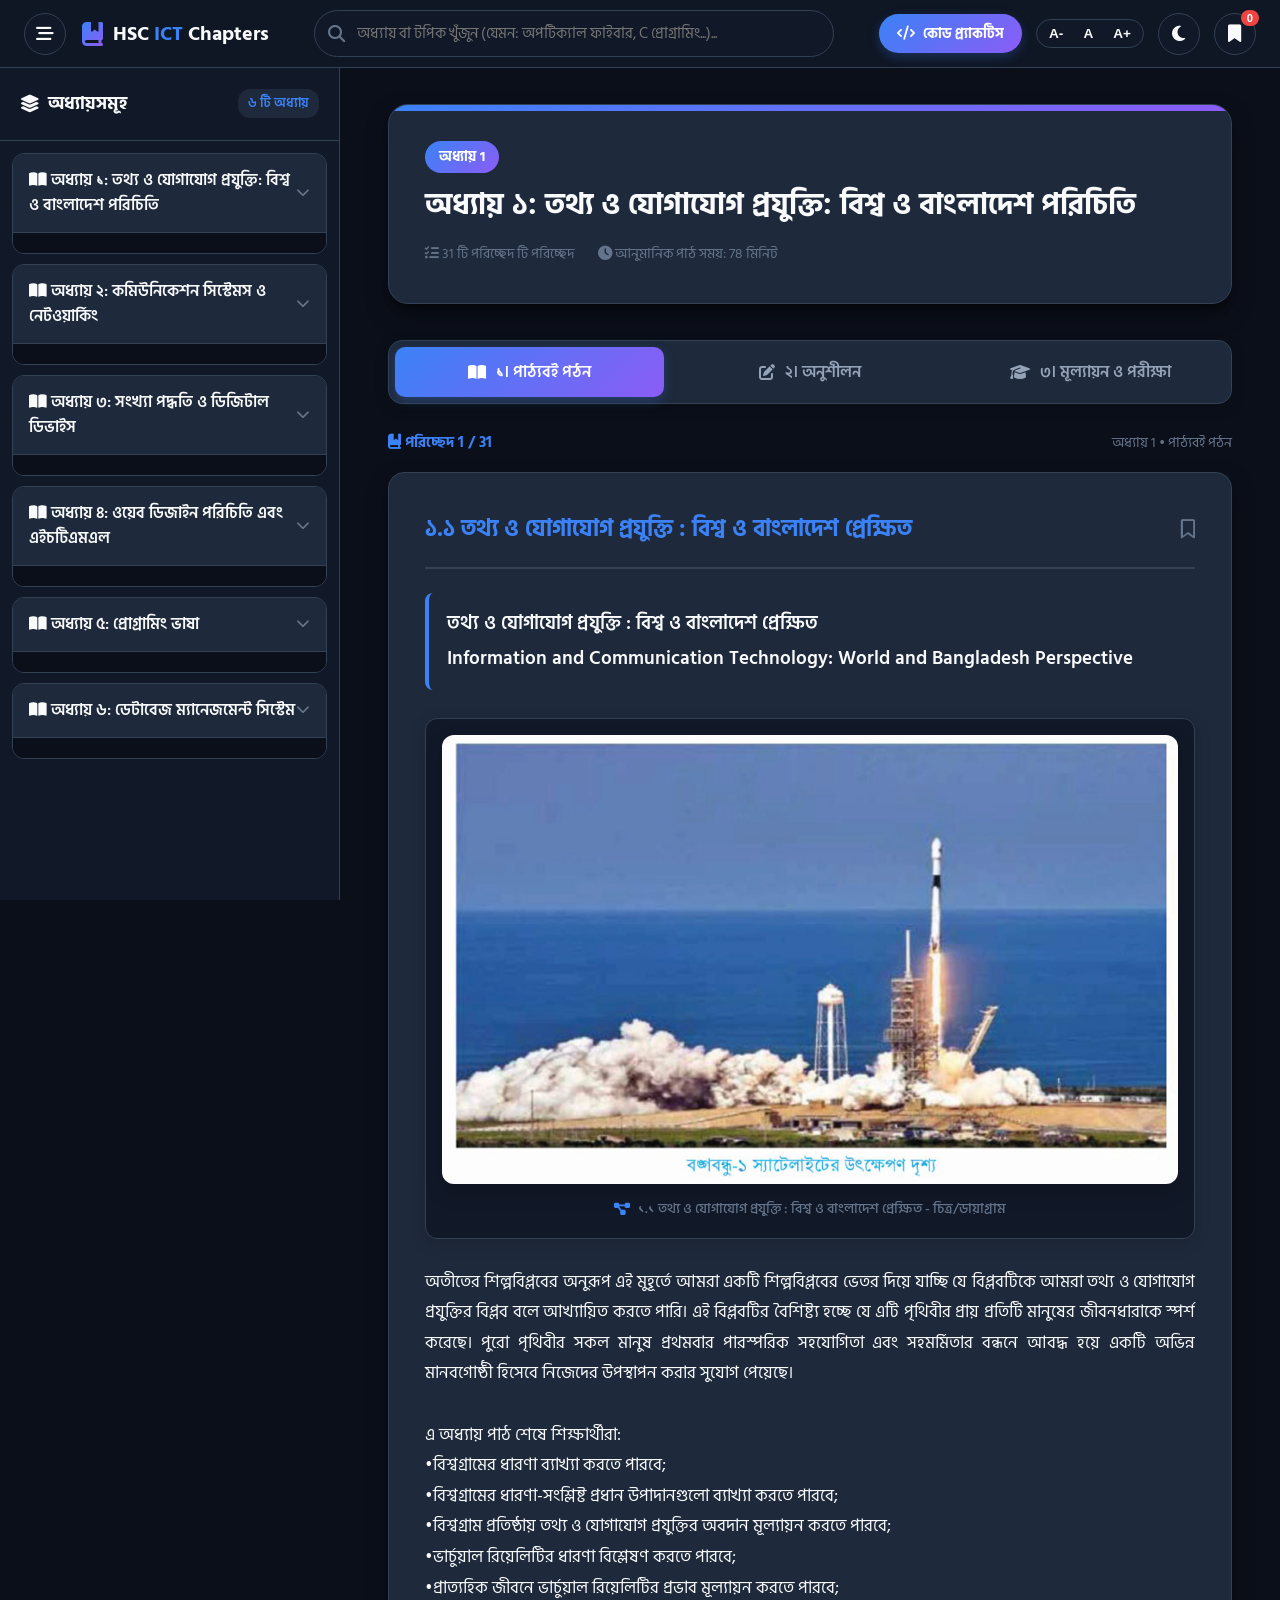
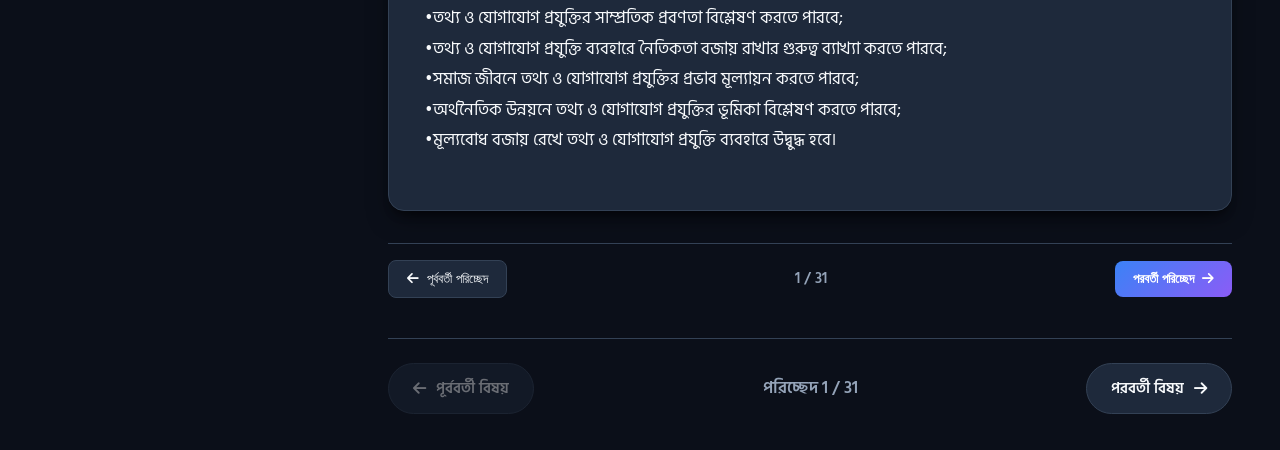
<file: index.html>
<!DOCTYPE html>
<html lang="bn" data-theme="dark">
<head>
    <meta charset="UTF-8">
    <meta name="viewport" content="width=device-width, initial-scale=1.0">
    <title>HSC ICT Online Book - তথ্য ও যোগাযোগ প্রযুক্তি</title>
    <link rel="preconnect" href="https://fonts.googleapis.com">
    <link rel="preconnect" href="https://fonts.gstatic.com" crossorigin>
    <link href="https://fonts.googleapis.com/css2?family=Fira+Code:wght@400;500;600&family=Hind+Siliguri:wght@300;400;500;600;700&family=Inter:wght@400;500;600;700&display=swap" rel="stylesheet">
    <link rel="stylesheet" href="styles.css?v=4.0">
    <link rel="stylesheet" href="https://cdnjs.cloudflare.com/ajax/libs/font-awesome/6.4.0/css/all.min.css">
</head>
<body>
    <!-- Top Progress Bar -->
    <div id="read-progress-bar"></div>

    <!-- Header Navbar -->
    <header class="navbar">
        <div class="nav-left">
            <button id="sidebar-toggle" class="icon-btn" title="Toggle Navigation">
                <i class="fa-solid fa-bars-staggered"></i>
            </button>
            <div class="logo">
                <i class="fa-solid fa-book-bookmark text-gradient"></i>
                <span class="logo-text">HSC <span class="highlight">ICT</span> Chapters</span>
            </div>
        </div>

        <div class="nav-center">
            <div class="search-box">
                <i class="fa-solid fa-magnifying-glass search-icon"></i>
                <input type="text" id="search-input" placeholder="অধ্যায় বা টপিক খুঁজুন (যেমন: অপটিক্যাল ফাইবার, C প্রোগ্রামিং...)...">
                <button id="search-clear" class="clear-btn hidden"><i class="fa-solid fa-xmark"></i></button>
            </div>
        </div>

        <div class="nav-right">
            <!-- Code Board Trigger Button -->
            <button id="code-board-btn" class="code-practice-btn" title="কোড প্র্যাকটিস বোর্ড">
                <i class="fa-solid fa-code"></i> কোড প্র্যাকটিস
            </button>

            <!-- Font Size Controls -->
            <div class="font-controls">
                <button class="font-btn" id="font-dec" title="লেখা ছোট করুন">A-</button>
                <button class="font-btn" id="font-reset" title="স্বাভাবিক লেখার সাইজ">A</button>
                <button class="font-btn" id="font-inc" title="লেখা বড় করুন">A+</button>
            </div>

            <!-- Theme Toggle -->
            <button id="theme-toggle" class="icon-btn" title="Theme Switcher">
                <i class="fa-solid fa-moon"></i>
            </button>

            <!-- Bookmarks Modal Button -->
            <button id="bookmarks-btn" class="icon-btn" title="Saved Bookmarks">
                <i class="fa-solid fa-bookmark"></i>
                <span id="bookmark-badge" class="badge">0</span>
            </button>
        </div>
    </header>

    <!-- Main Container Layout -->
    <div class="app-container">
        <!-- Sidebar -->
        <aside id="sidebar" class="sidebar">
            <div class="sidebar-header">
                <h3><i class="fa-solid fa-layer-group"></i> অধ্যায়সমূহ</h3>
                <span id="total-chapters-count" class="chap-count">৬ টি অধ্যায়</span>
            </div>
            
            <nav id="chapter-list" class="chapter-nav">
                <!-- Dynamically generated chapter list -->
            </nav>
        </aside>

        <!-- Main Content Area -->
        <main class="main-content">
            <!-- Search Results Panel -->
            <div id="search-results-panel" class="search-results-panel hidden">
                <div class="results-header">
                    <h2><i class="fa-solid fa-square-poll-vertical"></i> অনুসন্ধানের ফলাফল</h2>
                    <span id="search-stats">০ টি ফলাফল পাওয়া গেছে</span>
                </div>
                <div id="search-results-list" class="results-list"></div>
            </div>

            <!-- Reader Canvas -->
            <div id="reader-canvas" class="reader-canvas">
                <!-- Chapter Hero Header -->
                <div id="chapter-hero" class="chapter-hero">
                    <div class="hero-badge" id="hero-badge">অধ্যায় ১</div>
                    <h1 id="hero-title">তথ্য ও যোগাযোগ প্রযুক্তি: বিশ্ব ও বাংলাদেশ পরিচিতি</h1>
                    <div class="hero-meta">
                        <span><i class="fa-solid fa-list-check"></i> <span id="sec-count">০</span> টি পরিচ্ছেদ</span>
                        <span><i class="fa-solid fa-clock"></i> আনুমানিক পাঠ সময়: <span id="read-time">১০</span> মিনিট</span>
                    </div>
                </div>

                <!-- Sections Container -->
                <div id="sections-container" class="sections-container">
                    <!-- Sections loaded here dynamically -->
                </div>

                <!-- Bottom Navigation Controller -->
                <div class="bottom-nav">
                    <button id="prev-sec-btn" class="nav-control-btn"><i class="fa-solid fa-arrow-left"></i> পূর্ববর্তী বিষয়</button>
                    <div id="page-indicator" class="page-indicator">পরিচ্ছেদ ১ / ১</div>
                    <button id="next-sec-btn" class="nav-control-btn">পরবর্তী বিষয় <i class="fa-solid fa-arrow-right"></i></button>
                </div>
            </div>
        </main>
    </div>

    <!-- CODE PRACTICE BOARD MODAL -->
    <div id="code-modal" class="modal hidden">
        <div class="code-modal-card">
            <div class="code-modal-header">
                <div class="code-title">
                    <i class="fa-solid fa-laptop-code text-gradient"></i>
                    <h2>HSC ICT কোড প্র্যাকটিস বোর্ড (Code Playground)</h2>
                </div>
                <span class="modal-card-close" id="close-code-modal">&times;</span>
            </div>

            <!-- Code Board Tabs -->
            <div class="code-tabs">
                <button class="code-tab-btn active" data-tab="html">
                    <i class="fa-brands fa-html5" style="color: #e34f26;"></i> HTML প্র্যাকটিস (অধ্যায় ৪)
                </button>
                <button class="code-tab-btn" data-tab="cprog">
                    <i class="fa-solid fa-c" style="color: #00599c;"></i> C প্রোগ্রামিং (অধ্যায় ৫)
                </button>
                <button class="code-tab-btn" data-tab="sql">
                    <i class="fa-solid fa-database" style="color: #f29111;"></i> SQL ডেটাবেজ (অধ্যায় ৬)
                </button>
            </div>

            <!-- TAB 1: HTML EDITOR -->
            <div id="tab-html" class="code-tab-content active">
                <div class="code-presets">
                    <span>স্যাম্পল কোড:</span>
                    <button class="preset-btn" data-preset="html-basic">মৌলিক স্ট্রাকচার</button>
                    <button class="preset-btn" data-preset="html-table">এইচটিএমএল টেবিল</button>
                    <button class="preset-btn" data-preset="html-form">ইনপুট ফর্ম</button>
                    <button class="preset-btn" data-preset="html-list">তালিকা (List)</button>
                </div>
                <div class="editor-split">
                    <div class="editor-pane">
                        <div class="pane-header"><i class="fa-solid fa-code"></i> HTML / CSS সম্পাদনা করুন:</div>
                        <textarea id="html-code-input" class="code-textarea" spellcheck="false"></textarea>
                    </div>
                    <div class="preview-pane">
                        <div class="pane-header"><i class="fa-solid fa-desktop"></i> লাইভ আউটপুট প্রিভিউ:</div>
                        <iframe id="html-preview-frame" class="preview-frame"></iframe>
                    </div>
                </div>
            </div>

            <!-- TAB 2: C PROGRAMMING EDITOR -->
            <div id="tab-cprog" class="code-tab-content">
                <div class="code-presets">
                    <span>স্যাম্পল কোড:</span>
                    <button class="preset-btn" data-preset="c-hello">Hello World</button>
                    <button class="preset-btn" data-preset="c-sum">দুটি সংখ্যার যোগফল</button>
                    <button class="preset-btn" data-preset="c-evenodd">জোড় / বিজোড় নির্ণয়</button>
                    <button class="preset-btn" data-preset="c-loop">ফ্যাক্টরিয়াল (Loop)</button>
                    <button class="preset-btn" data-preset="c-array">অ্যারে (Array Sum)</button>
                </div>
                <div class="editor-split">
                    <div class="editor-pane">
                        <div class="pane-header">
                            <span><i class="fa-solid fa-code"></i> C কোড লিখুন:</span>
                            <button id="run-c-btn" class="run-code-btn"><i class="fa-solid fa-play"></i> কোড রান করুন</button>
                        </div>
                        <textarea id="c-code-input" class="code-textarea" spellcheck="false"></textarea>
                    </div>
                    <div class="preview-pane">
                        <div class="pane-header"><i class="fa-solid fa-terminal"></i> কনসোল আউটপুট (Console Output):</div>
                        <div id="c-console-output" class="console-output">> C প্রোগ্রামটি রান করার জন্য 'কোড রান করুন' বাটনে চাপ দিন।</div>
                    </div>
                </div>
            </div>

            <!-- TAB 3: SQL DATABASE EDITOR -->
            <div id="tab-sql" class="code-tab-content">
                <div class="code-presets">
                    <span>স্যাম্পল কুয়েরি:</span>
                    <button class="preset-btn" data-preset="sql-all">সকল তথ্য দেখুন (SELECT *)</button>
                    <button class="preset-btn" data-preset="sql-where">ফিল্টার (WHERE GPA >= 5.0)</button>
                    <button class="preset-btn" data-preset="sql-order">সর্টিং (ORDER BY Roll)</button>
                    <button class="preset-btn" data-preset="sql-group">গ্রুপ বাই (GROUP BY)</button>
                </div>
                <div class="editor-split">
                    <div class="editor-pane">
                        <div class="pane-header">
                            <span><i class="fa-solid fa-database"></i> SQL কুয়েরি লিখুন (Table: Students):</span>
                            <button id="run-sql-btn" class="run-code-btn"><i class="fa-solid fa-play"></i> কুয়েরি চালান</button>
                        </div>
                        <textarea id="sql-code-input" class="code-textarea" spellcheck="false"></textarea>
                    </div>
                    <div class="preview-pane">
                        <div class="pane-header"><i class="fa-solid fa-table"></i> কুয়েরির ফলাফল (Result Table):</div>
                        <div id="sql-result-container" class="sql-result-container"></div>
                    </div>
                </div>
            </div>
        </div>
    </div>

    <!-- Image Modal Lightbox -->
    <div id="img-modal" class="modal hidden">
        <span class="modal-close">&times;</span>
        <img class="modal-content" id="modal-img">
        <div id="modal-caption" class="modal-caption"></div>
    </div>

    <!-- Bookmarks Drawer/Modal -->
    <div id="bookmarks-modal" class="modal hidden">
        <div class="modal-card">
            <div class="modal-card-header">
                <h3><i class="fa-solid fa-bookmark text-gradient"></i> বুকমার্ক করা সেকশনসমূহ</h3>
                <span class="modal-card-close" id="close-bookmarks">&times;</span>
            </div>
            <div id="bookmarks-list" class="bookmarks-list">
                <p class="empty-msg">এখনো কোনো সেকশন বুকমার্ক করা হয়নি।</p>
            </div>
        </div>
    </div>

    <script src="book_data.js?v=4.0"></script>
    <script src="app.js?v=4.0"></script>
</body>
</html>
</file>
<file: styles.css>
/* ==========================================================================
   HSC ICT Interactive Web Application Design System & Theme Styles
   ========================================================================== */

:root[data-theme="dark"] {
    --bg-primary: #0b0f19;
    --bg-secondary: #111827;
    --bg-card: #1e293b;
    --bg-glass: rgba(17, 24, 39, 0.85);
    --border-color: #334155;
    --border-hover: #475569;
    
    --text-primary: #f8fafc;
    --text-secondary: #94a3b8;
    --text-muted: #64748b;
    
    --accent-blue: #3b82f6;
    --accent-indigo: #6366f1;
    --accent-gradient: linear-gradient(135deg, #3b82f6 0%, #8b5cf6 100%);
    --accent-glow: rgba(59, 130, 246, 0.25);
    
    --card-shadow: 0 10px 25px -5px rgba(0, 0, 0, 0.5), 0 8px 10px -6px rgba(0, 0, 0, 0.5);
    --heading-bg: #1e293b;
    --code-bg: #0f172a;
}

:root[data-theme="light"] {
    --bg-primary: #f8fafc;
    --bg-secondary: #ffffff;
    --bg-card: #ffffff;
    --bg-glass: rgba(255, 255, 255, 0.88);
    --border-color: #e2e8f0;
    --border-hover: #cbd5e1;
    
    --text-primary: #0f172a;
    --text-secondary: #475569;
    --text-muted: #94a3b8;
    
    --accent-blue: #2563eb;
    --accent-indigo: #4f46e5;
    --accent-gradient: linear-gradient(135deg, #2563eb 0%, #7c3aed 100%);
    --accent-glow: rgba(37, 99, 235, 0.15);
    
    --card-shadow: 0 10px 25px -5px rgba(0, 0, 0, 0.05), 0 8px 10px -6px rgba(0, 0, 0, 0.03);
    --heading-bg: #eff6ff;
    --code-bg: #f1f5f9;
}

/* Reset & Global Base */
* {
    margin: 0;
    padding: 0;
    box-sizing: border-box;
}

body {
    font-family: 'Hind Siliguri', 'Inter', -apple-system, BlinkMacSystemFont, sans-serif;
    background-color: var(--bg-primary);
    color: var(--text-primary);
    line-height: 1.8;
    font-size: 17px;
    overflow-x: hidden;
    transition: background-color 0.3s ease, color 0.3s ease;
}

/* Top Progress Bar */
#read-progress-bar {
    position: fixed;
    top: 0;
    left: 0;
    height: 4px;
    background: var(--accent-gradient);
    width: 0%;
    z-index: 1000;
    transition: width 0.1s linear;
}

/* Navbar Header */
.navbar {
    position: fixed;
    top: 0;
    left: 0;
    right: 0;
    height: 68px;
    background: var(--bg-glass);
    backdrop-filter: blur(12px);
    -webkit-backdrop-filter: blur(12px);
    border-bottom: 1px solid var(--border-color);
    display: flex;
    align-items: center;
    justify-content: space-between;
    padding: 0 24px;
    z-index: 900;
}

.nav-left {
    display: flex;
    align-items: center;
    gap: 16px;
}

.logo {
    display: flex;
    align-items: center;
    gap: 10px;
    font-size: 1.25rem;
    font-weight: 700;
    cursor: pointer;
}

.logo i {
    font-size: 1.5rem;
}

.text-gradient {
    background: var(--accent-gradient);
    -webkit-background-clip: text;
    -webkit-text-fill-color: transparent;
}

.logo-text .highlight {
    color: var(--accent-blue);
}

.nav-center {
    flex: 1;
    max-width: 520px;
    margin: 0 20px;
}

.search-box {
    position: relative;
    display: flex;
    align-items: center;
    width: 100%;
}

.search-icon {
    position: absolute;
    left: 14px;
    color: var(--text-muted);
}

.search-box input {
    width: 100%;
    padding: 10px 38px 10px 42px;
    border-radius: 50px;
    border: 1px solid var(--border-color);
    background-color: var(--bg-secondary);
    color: var(--text-primary);
    font-family: inherit;
    font-size: 0.95rem;
    transition: all 0.25s ease;
}

.search-box input:focus {
    outline: none;
    border-color: var(--accent-blue);
    box-shadow: 0 0 0 4px var(--accent-glow);
}

.clear-btn {
    position: absolute;
    right: 12px;
    background: none;
    border: none;
    color: var(--text-muted);
    cursor: pointer;
    font-size: 1rem;
}

.nav-right {
    display: flex;
    align-items: center;
    gap: 14px;
}

/* Code Practice Button */
.code-practice-btn {
    background: var(--accent-gradient);
    color: white;
    border: none;
    padding: 8px 18px;
    border-radius: 20px;
    font-family: inherit;
    font-weight: 700;
    font-size: 0.9rem;
    cursor: pointer;
    display: flex;
    align-items: center;
    gap: 8px;
    box-shadow: 0 4px 12px var(--accent-glow);
    transition: transform 0.2s ease, box-shadow 0.2s ease;
}

.code-practice-btn:hover {
    transform: translateY(-2px);
    box-shadow: 0 6px 16px var(--accent-glow);
}

/* Icon & Action Buttons */
.icon-btn {
    position: relative;
    width: 42px;
    height: 42px;
    border-radius: 50%;
    border: 1px solid var(--border-color);
    background: var(--bg-secondary);
    color: var(--text-primary);
    display: flex;
    align-items: center;
    justify-content: center;
    cursor: pointer;
    transition: all 0.2s ease;
    font-size: 1.1rem;
}

.icon-btn:hover {
    background: var(--border-color);
    transform: translateY(-2px);
}

.badge {
    position: absolute;
    top: -4px;
    right: -4px;
    background: #ef4444;
    color: white;
    font-size: 0.7rem;
    font-weight: 700;
    padding: 2px 6px;
    border-radius: 10px;
}

/* Font Adjuster Controls */
.font-controls {
    display: flex;
    background: var(--bg-secondary);
    border: 1px solid var(--border-color);
    border-radius: 25px;
    padding: 2px;
}

.font-btn {
    border: none;
    background: none;
    color: var(--text-primary);
    padding: 4px 10px;
    font-size: 0.85rem;
    font-weight: 600;
    cursor: pointer;
    border-radius: 20px;
    transition: background 0.2s ease;
}

.font-btn:hover {
    background: var(--border-color);
}

/* App Container Layout */
.app-container {
    display: flex;
    margin-top: 68px;
    min-height: calc(100vh - 68px);
}

/* Sidebar Styling */
.sidebar {
    width: 340px;
    background: var(--bg-secondary);
    border-right: 1px solid var(--border-color);
    height: calc(100vh - 68px);
    position: sticky;
    top: 68px;
    overflow-y: auto;
    transition: transform 0.3s cubic-bezier(0.4, 0, 0.2, 1);
    z-index: 800;
}

.sidebar-header {
    padding: 20px;
    border-bottom: 1px solid var(--border-color);
    display: flex;
    align-items: center;
    justify-content: space-between;
}

.sidebar-header h3 {
    font-size: 1.1rem;
    color: var(--text-primary);
    display: flex;
    align-items: center;
    gap: 8px;
}

.chap-count {
    font-size: 0.8rem;
    background: var(--heading-bg);
    color: var(--accent-blue);
    padding: 3px 10px;
    border-radius: 12px;
    font-weight: 600;
}

.chapter-nav {
    padding: 12px;
}

.chap-accordion-item {
    margin-bottom: 10px;
    border-radius: 12px;
    border: 1px solid var(--border-color);
    overflow: hidden;
    transition: border-color 0.2s ease;
}

.chap-accordion-item.active {
    border-color: var(--accent-blue);
}

.chap-header-btn {
    width: 100%;
    padding: 14px 16px;
    background: var(--bg-card);
    border: none;
    color: var(--text-primary);
    display: flex;
    align-items: center;
    justify-content: space-between;
    cursor: pointer;
    font-family: inherit;
    font-size: 0.98rem;
    font-weight: 600;
    text-align: left;
    transition: background 0.2s ease;
}

.chap-header-btn:hover {
    background: var(--heading-bg);
}

.chap-header-btn i.fa-chevron-down {
    transition: transform 0.3s ease;
    font-size: 0.85rem;
    color: var(--text-muted);
}

.chap-accordion-item.active .chap-header-btn i.fa-chevron-down {
    transform: rotate(180deg);
}

.sec-sub-list {
    max-height: 0;
    overflow: hidden;
    background: var(--bg-primary);
    transition: max-height 0.3s ease-out;
}

.chap-accordion-item.active .sec-sub-list {
    max-height: 1200px;
    overflow-y: auto;
}

.sec-link-item {
    padding: 10px 16px 10px 24px;
    display: flex;
    align-items: center;
    gap: 8px;
    color: var(--text-secondary);
    text-decoration: none;
    font-size: 0.9rem;
    border-left: 3px solid transparent;
    cursor: pointer;
    transition: all 0.2s ease;
}

.sec-link-item:hover {
    color: var(--text-primary);
    background: var(--bg-card);
}

.sec-link-item.active-sec {
    color: var(--accent-blue);
    font-weight: 600;
    border-left-color: var(--accent-blue);
    background: var(--heading-bg);
}

/* Main Content Area */
.main-content {
    flex: 1;
    padding: 36px 48px;
    max-width: 1000px;
    margin: 0 auto;
}

/* Hero Section */
.chapter-hero {
    background: var(--bg-card);
    border: 1px solid var(--border-color);
    border-radius: 20px;
    padding: 36px;
    margin-bottom: 36px;
    box-shadow: var(--card-shadow);
    position: relative;
    overflow: hidden;
}

.chapter-hero::before {
    content: '';
    position: absolute;
    top: 0;
    left: 0;
    right: 0;
    height: 6px;
    background: var(--accent-gradient);
}

.hero-badge {
    display: inline-block;
    background: var(--accent-gradient);
    color: white;
    font-weight: 700;
    font-size: 0.85rem;
    padding: 4px 14px;
    border-radius: 20px;
    margin-bottom: 12px;
}

.chapter-hero h1 {
    font-size: 1.85rem;
    font-weight: 700;
    color: var(--text-primary);
    margin-bottom: 14px;
    line-height: 1.4;
}

.hero-meta {
    display: flex;
    gap: 24px;
    color: var(--text-muted);
    font-size: 0.9rem;
}

/* Section Card */
.section-card {
    background: var(--bg-card);
    border: 1px solid var(--border-color);
    border-radius: 16px;
    padding: 36px;
    margin-bottom: 32px;
    box-shadow: var(--card-shadow);
    transition: transform 0.2s ease, border-color 0.2s ease;
}

/* Image & Diagram Styling */
.content-image-wrapper {
    margin: 24px 0;
    text-align: center;
    background: var(--bg-secondary, #0f172a);
    border: 1px solid var(--border-color, #334155);
    border-radius: 12px;
    padding: 16px;
    box-shadow: 0 4px 16px rgba(0, 0, 0, 0.15);
    transition: transform 0.2s ease, box-shadow 0.2s ease;
}

.content-image-wrapper:hover {
    transform: translateY(-2px);
    box-shadow: 0 8px 24px rgba(0, 0, 0, 0.25);
}

.content-image-wrapper img {
    max-width: 100%;
    height: auto;
    border-radius: 8px;
    cursor: pointer;
    display: block;
    margin: 0 auto;
}

.image-caption {
    margin-top: 12px;
    font-size: 0.88rem;
    color: var(--text-muted, #94a3b8);
    display: flex;
    align-items: center;
    justify-content: center;
    gap: 8px;
    font-weight: 500;
}

.image-caption i {
    color: var(--accent-blue, #38bdf8);
}

.section-card-header {
    display: flex;
    align-items: center;
    justify-content: space-between;
    border-bottom: 2px solid var(--border-color);
    padding-bottom: 16px;
    margin-bottom: 24px;
}

.section-card-header h2 {
    font-size: 1.45rem;
    color: var(--accent-blue);
    font-weight: 700;
}

.bookmark-toggle-btn {
    background: none;
    border: none;
    color: var(--text-muted);
    cursor: pointer;
    font-size: 1.2rem;
    transition: color 0.2s ease, transform 0.2s ease;
}

.bookmark-toggle-btn.bookmarked {
    color: #f59e0b;
}

.bookmark-toggle-btn:hover {
    transform: scale(1.15);
}

/* Content Elements */
.content-heading-box {
    background: var(--heading-bg);
    border-left: 4px solid var(--accent-blue);
    border-radius: 8px;
    padding: 14px 18px;
    margin: 24px 0 16px 0;
}

.content-heading-box h3 {
    color: var(--text-primary);
    font-size: 1.2rem;
    font-weight: 600;
}

.content-paragraph {
    color: var(--text-primary);
    margin-bottom: 18px;
    text-align: justify;
}

.content-image-wrapper {
    text-align: center;
    margin: 28px 0;
}

.content-image-wrapper img {
    max-width: 100%;
    border-radius: 12px;
    box-shadow: 0 8px 20px rgba(0,0,0,0.15);
    cursor: zoom-in;
    transition: transform 0.3s ease;
}

.content-image-wrapper img:hover {
    transform: scale(1.02);
}

/* Bottom Navigation Controls */
.bottom-nav {
    display: flex;
    align-items: center;
    justify-content: space-between;
    margin-top: 40px;
    padding-top: 24px;
    border-top: 1px solid var(--border-color);
}

.nav-control-btn {
    background: var(--bg-card);
    border: 1px solid var(--border-color);
    color: var(--text-primary);
    padding: 12px 24px;
    border-radius: 30px;
    font-family: inherit;
    font-size: 0.95rem;
    font-weight: 600;
    cursor: pointer;
    display: flex;
    align-items: center;
    gap: 10px;
    transition: all 0.25s ease;
}

.nav-control-btn:hover:not(:disabled) {
    background: var(--accent-blue);
    color: white;
    border-color: var(--accent-blue);
    box-shadow: 0 4px 12px var(--accent-glow);
}

.nav-control-btn:disabled {
    opacity: 0.4;
    cursor: not-allowed;
}

.page-indicator {
    font-weight: 600;
    color: var(--text-secondary);
}

/* Modal Lightbox & Overlay */
.modal {
    position: fixed;
    top: 0;
    left: 0;
    right: 0;
    bottom: 0;
    background: rgba(0, 0, 0, 0.85);
    backdrop-filter: blur(8px);
    display: flex;
    align-items: center;
    justify-content: center;
    z-index: 2000;
    opacity: 1;
    transition: opacity 0.3s ease;
}

.modal.hidden {
    display: none;
    opacity: 0;
}

/* CODE PRACTICE BOARD MODAL STYLES */
.code-modal-card {
    background: var(--bg-card);
    border: 1px solid var(--border-color);
    border-radius: 20px;
    width: 95%;
    max-width: 1100px;
    height: 88vh;
    padding: 24px;
    box-shadow: var(--card-shadow);
    display: flex;
    flex-direction: column;
}

.code-modal-header {
    display: flex;
    align-items: center;
    justify-content: space-between;
    padding-bottom: 16px;
    border-bottom: 1px solid var(--border-color);
}

.code-title {
    display: flex;
    align-items: center;
    gap: 12px;
}

.code-title h2 {
    font-size: 1.35rem;
    color: var(--text-primary);
}

/* Tabs */
.code-tabs {
    display: flex;
    gap: 12px;
    margin: 16px 0;
    border-bottom: 1px solid var(--border-color);
    padding-bottom: 8px;
}

.code-tab-btn {
    background: var(--bg-secondary);
    border: 1px solid var(--border-color);
    color: var(--text-secondary);
    padding: 10px 20px;
    border-radius: 12px;
    font-family: inherit;
    font-weight: 600;
    font-size: 0.92rem;
    cursor: pointer;
    display: flex;
    align-items: center;
    gap: 8px;
    transition: all 0.2s ease;
}

.code-tab-btn:hover {
    background: var(--heading-bg);
    color: var(--text-primary);
}

.code-tab-btn.active {
    background: var(--accent-blue);
    color: white;
    border-color: var(--accent-blue);
    box-shadow: 0 4px 12px var(--accent-glow);
}

.code-tab-content {
    display: none;
    flex: 1;
    flex-direction: column;
    overflow: hidden;
}

.code-tab-content.active {
    display: flex;
}

/* Code Presets Toolbar */
.code-presets {
    display: flex;
    align-items: center;
    gap: 10px;
    margin-bottom: 12px;
    flex-wrap: wrap;
}

.code-presets span {
    font-size: 0.85rem;
    font-weight: 700;
    color: var(--text-muted);
}

.preset-btn {
    background: var(--bg-secondary);
    border: 1px solid var(--border-color);
    color: var(--text-secondary);
    padding: 4px 12px;
    border-radius: 15px;
    font-family: inherit;
    font-size: 0.82rem;
    font-weight: 600;
    cursor: pointer;
    transition: all 0.2s ease;
}

.preset-btn:hover {
    background: var(--accent-blue);
    color: white;
    border-color: var(--accent-blue);
}

/* Editor Split Layout */
.editor-split {
    display: flex;
    gap: 16px;
    flex: 1;
    min-height: 0;
}

.editor-pane, .preview-pane {
    flex: 1;
    display: flex;
    flex-direction: column;
    background: var(--code-bg);
    border: 1px solid var(--border-color);
    border-radius: 12px;
    overflow: hidden;
}

.pane-header {
    background: var(--bg-secondary);
    padding: 10px 16px;
    font-size: 0.88rem;
    font-weight: 700;
    color: var(--text-secondary);
    border-bottom: 1px solid var(--border-color);
    display: flex;
    align-items: center;
    justify-content: space-between;
}

.run-code-btn {
    background: #10b981;
    color: white;
    border: none;
    padding: 6px 14px;
    border-radius: 20px;
    font-family: inherit;
    font-weight: 700;
    font-size: 0.82rem;
    cursor: pointer;
    display: flex;
    align-items: center;
    gap: 6px;
    transition: background 0.2s ease;
}

.run-code-btn:hover {
    background: #059669;
}

.code-textarea {
    flex: 1;
    width: 100%;
    height: 100%;
    background: transparent;
    color: #e2e8f0;
    border: none;
    padding: 16px;
    font-family: 'Fira Code', Consolas, monospace;
    font-size: 0.95rem;
    line-height: 1.6;
    resize: none;
    outline: none;
}

.preview-frame {
    flex: 1;
    width: 100%;
    height: 100%;
    border: none;
    background: white;
}

.console-output {
    flex: 1;
    padding: 16px;
    font-family: 'Fira Code', Consolas, monospace;
    font-size: 0.92rem;
    color: #38bdf8;
    white-space: pre-wrap;
    overflow-y: auto;
    line-height: 1.6;
}

.sql-result-container {
    flex: 1;
    padding: 16px;
    overflow: auto;
}

.sql-result-table {
    width: 100%;
    border-collapse: collapse;
    font-size: 0.9rem;
    color: var(--text-primary);
}

.sql-result-table th, .sql-result-table td {
    padding: 10px 14px;
    border: 1px solid var(--border-color);
    text-align: left;
}

.sql-result-table th {
    background: var(--bg-secondary);
    color: var(--accent-blue);
    font-weight: 700;
}

.hidden {
    display: none !important;
}
/* ==========================================================================
   Chapter 3-Module Navigation & Online Exam Styles
   ========================================================================== */

/* Top Module Switcher Tabs */
.chapter-module-switcher {
    display: flex;
    gap: 12px;
    margin: 20px 0 25px;
    padding: 6px;
    background: var(--bg-card);
    border: 1px solid var(--border-color);
    border-radius: 14px;
    box-shadow: 0 4px 15px rgba(0, 0, 0, 0.15);
}

.mod-tab {
    flex: 1;
    display: flex;
    align-items: center;
    justify-content: center;
    gap: 10px;
    padding: 12px 18px;
    background: transparent;
    border: none;
    border-radius: 10px;
    color: var(--text-secondary);
    font-family: inherit;
    font-size: 1rem;
    font-weight: 600;
    cursor: pointer;
    transition: all 0.25s ease;
}

.mod-tab:hover {
    color: var(--text-primary);
    background: rgba(255, 255, 255, 0.05);
}

.mod-tab.active {
    background: var(--accent-gradient);
    color: #ffffff;
    box-shadow: 0 4px 12px var(--accent-glow);
}

/* Sidebar Module Group */
.chap-module-group {
    padding: 8px 12px 12px;
    background: var(--bg-primary);
    border-top: 1px solid var(--border-color);
}

.module-header-btn {
    display: flex;
    align-items: center;
    justify-content: space-between;
    padding: 10px 14px;
    margin-bottom: 6px;
    background: var(--bg-card);
    border: 1px solid var(--border-color);
    border-radius: 10px;
    color: var(--text-primary);
    font-size: 0.92rem;
    font-weight: 600;
    cursor: pointer;
    transition: all 0.2s ease;
}

.module-header-btn:hover {
    border-color: var(--accent-blue);
    background: var(--heading-bg);
}

.module-header-btn.active {
    background: rgba(59, 130, 246, 0.15);
    border-color: var(--accent-blue);
    color: var(--accent-blue);
}

.module-badge {
    font-size: 0.72rem;
    font-weight: 700;
    padding: 2px 8px;
    border-radius: 20px;
    background: rgba(59, 130, 246, 0.2);
    color: var(--accent-blue);
}

.module-badge.exam-badge {
    background: rgba(16, 185, 129, 0.2);
    color: #10b981;
}

.module-subsections {
    max-height: 0;
    overflow: hidden;
    transition: max-height 0.35s cubic-bezier(0.4, 0, 0.2, 1);
    margin-bottom: 8px;
    padding-left: 8px;
    border-left: 2px solid rgba(59, 130, 246, 0.25);
    margin-left: 8px;
}

.module-subsections.open {
    max-height: 1400px;
    overflow-y: auto;
}

/* Quiz & Exam UI Styles */
.quiz-container {
    background: var(--bg-card);
    border: 1px solid var(--border-color);
    border-radius: 16px;
    padding: 28px;
    box-shadow: var(--card-shadow);
    margin-bottom: 30px;
}

.quiz-header-card {
    display: flex;
    align-items: center;
    justify-content: space-between;
    flex-wrap: wrap;
    gap: 16px;
    padding-bottom: 20px;
    border-bottom: 1px solid var(--border-color);
    margin-bottom: 24px;
}

.quiz-timer-badge {
    display: inline-flex;
    align-items: center;
    gap: 8px;
    background: rgba(239, 68, 68, 0.12);
    color: #ef4444;
    padding: 8px 16px;
    border-radius: 30px;
    font-weight: 700;
    font-size: 1rem;
    border: 1px solid rgba(239, 68, 68, 0.3);
}

.quiz-question-box {
    margin-bottom: 24px;
    padding: 20px;
    background: var(--bg-primary);
    border: 1px solid var(--border-color);
    border-radius: 12px;
}

.quiz-q-title {
    font-size: 1.05rem;
    font-weight: 600;
    color: var(--text-primary);
    margin-bottom: 16px;
    line-height: 1.6;
}

.quiz-options-grid {
    display: grid;
    grid-template-columns: repeat(auto-fit, minmax(240px, 1fr));
    gap: 12px;
}

.quiz-option-label {
    display: flex;
    align-items: center;
    gap: 12px;
    padding: 12px 16px;
    background: var(--bg-card);
    border: 1px solid var(--border-color);
    border-radius: 8px;
    cursor: pointer;
    font-size: 0.95rem;
    color: var(--text-primary);
    transition: all 0.2s ease;
}

.quiz-option-label:hover {
    border-color: var(--accent-blue);
    background: rgba(59, 130, 246, 0.08);
}

.quiz-option-label input[type="radio"] {
    accent-color: var(--accent-blue);
    width: 18px;
    height: 18px;
    cursor: pointer;
}

.quiz-submit-btn {
    display: inline-flex;
    align-items: center;
    gap: 10px;
    padding: 14px 28px;
    background: var(--accent-gradient);
    color: #ffffff;
    border: none;
    border-radius: 12px;
    font-size: 1.05rem;
    font-weight: 700;
    cursor: pointer;
    box-shadow: 0 6px 20px var(--accent-glow);
    transition: transform 0.2s ease, box-shadow 0.2s ease;
}

.quiz-submit-btn:hover {
    transform: translateY(-2px);
    box-shadow: 0 8px 25px var(--accent-glow);
}

.quiz-result-banner {
    text-align: center;
    padding: 24px;
    background: var(--bg-card);
    border-radius: 16px;
    border: 2px solid var(--accent-blue);
    margin-bottom: 24px;
}

.review-correct {
    border-color: #10b981 !important;
    background: rgba(16, 185, 129, 0.08) !important;
}

.review-wrong {
    border-color: #ef4444 !important;
    background: rgba(239, 68, 68, 0.08) !important;
}

.explanation-box {
    margin-top: 12px;
    padding: 10px 14px;
    background: rgba(59, 130, 246, 0.1);
    border-left: 3px solid var(--accent-blue);
    border-radius: 6px;
    font-size: 0.9rem;
    color: var(--text-secondary);
}
</file>
